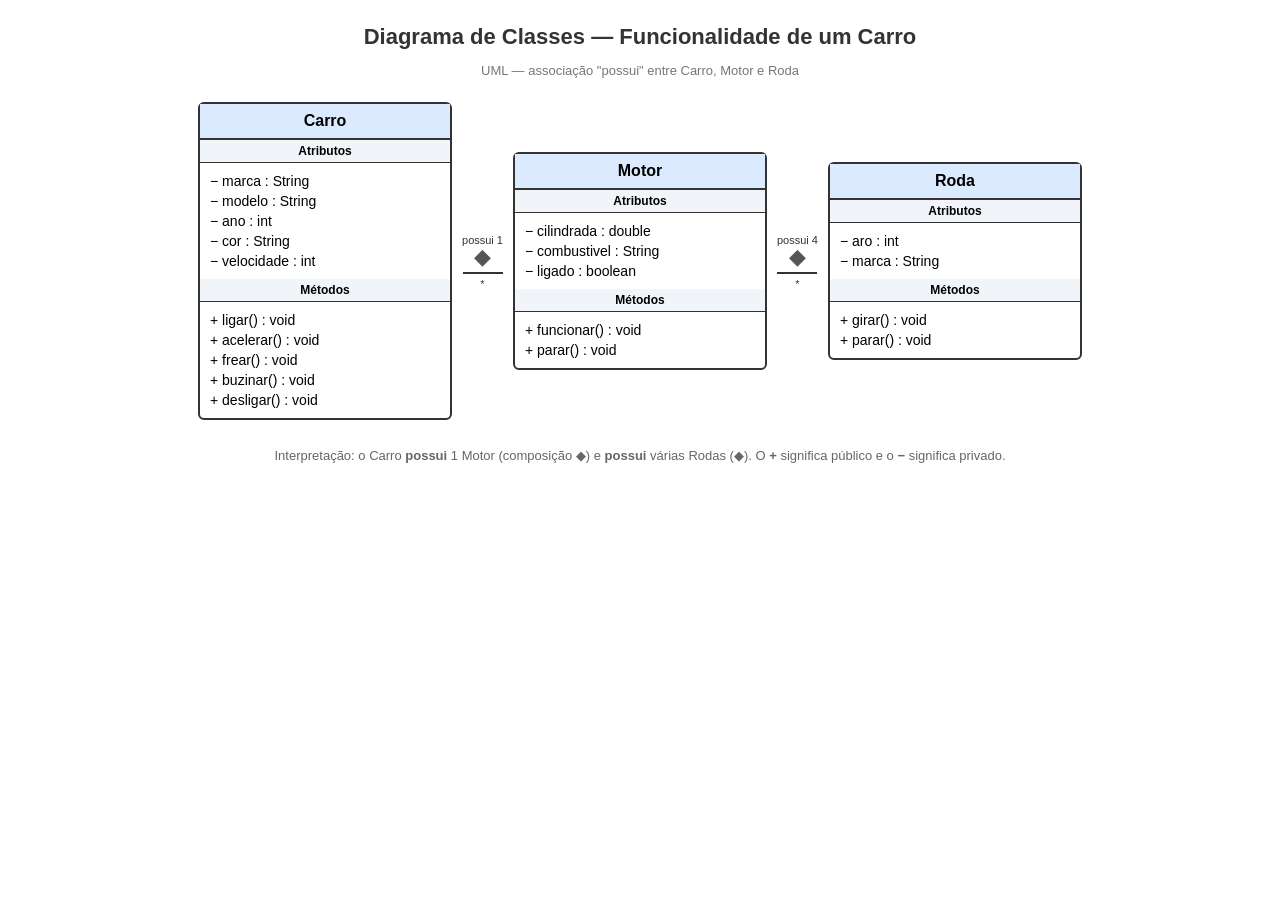
<file: diagrama_carro/diagrama_carro.html>
<!DOCTYPE html>
<html lang="pt-BR">
<head>
<meta charset="UTF-8">
<title>Diagrama de Classes - Carro</title>
<style>
  body { font-family: Arial, Helvetica, sans-serif; margin: 24px; background: #fff; }
  h1 { font-size: 22px; color: #333; text-align: center; margin-bottom: 4px; }
  .legenda { text-align: center; color: #777; font-size: 13px; margin-bottom: 24px; }
  .container { display: flex; align-items: center; justify-content: center; gap: 10px; flex-wrap: wrap; }
  .classe {
    border: 2px solid #333;
    border-radius: 6px;
    width: 250px;
    background: #fff;
    font-size: 14px;
  }
  .classe .nome {
    background: #dbeafe;
    border-bottom: 2px solid #333;
    text-align: center;
    font-weight: bold;
    padding: 8px;
    font-size: 16px;
  }
  .classe .sec {
    border-bottom: 1px solid #333;
    text-align: center;
    font-weight: bold;
    background: #f1f5f9;
    padding: 4px;
    font-size: 12px;
  }
  .classe ul { list-style: none; margin: 0; padding: 8px 10px; }
  .classe li { padding: 2px 0; }
  .seta {
    display: flex;
    flex-direction: column;
    align-items: center;
    font-size: 12px;
    color: #555;
  }
  .seta .linha { width: 40px; height: 2px; background: #333; margin: 4px 0 2px; }
  .seta .diamante { font-size: 22px; line-height: 1; }
  .mult { font-size: 11px; color: #333; margin-top: 2px; }
</style>
</head>
<body>
  <h1>Diagrama de Classes — Funcionalidade de um Carro</h1>
  <p class="legenda">UML — associação "possui" entre Carro, Motor e Roda</p>

  <div class="container">
    <div class="classe">
      <div class="nome">Carro</div>
      <div class="sec">Atributos</div>
      <ul>
        <li>− marca : String</li>
        <li>− modelo : String</li>
        <li>− ano : int</li>
        <li>− cor : String</li>
        <li>− velocidade : int</li>
      </ul>
      <div class="sec">Métodos</div>
      <ul>
        <li>+ ligar() : void</li>
        <li>+ acelerar() : void</li>
        <li>+ frear() : void</li>
        <li>+ buzinar() : void</li>
        <li>+ desligar() : void</li>
      </ul>
    </div>

    <div class="seta">
      <div class="mult">possui 1</div>
      <div class="diamante">◆</div>
      <div class="linha"></div>
      <div class="mult">*</div>
    </div>

    <div class="classe">
      <div class="nome">Motor</div>
      <div class="sec">Atributos</div>
      <ul>
        <li>− cilin­drada : double</li>
        <li>− combustivel : String</li>
        <li>− ligado : boolean</li>
      </ul>
      <div class="sec">Métodos</div>
      <ul>
        <li>+ funcionar() : void</li>
        <li>+ parar() : void</li>
      </ul>
    </div>

    <div class="seta">
      <div class="mult">possui 4</div>
      <div class="diamante">◆</div>
      <div class="linha"></div>
      <div class="mult">*</div>
    </div>

    <div class="classe">
      <div class="nome">Roda</div>
      <div class="sec">Atributos</div>
      <ul>
        <li>− aro : int</li>
        <li>− marca : String</li>
      </ul>
      <div class="sec">Métodos</div>
      <ul>
        <li>+ girar() : void</li>
        <li>+ parar() : void</li>
      </ul>
    </div>
  </div>

  <p style="margin-top:28px; font-size:13px; color:#666; text-align:center;">
    Interpretação: o Carro <b>possui</b> 1 Motor (composição ◆) e <b>possui</b> várias Rodas (◆).
    O <b>+</b> significa público e o <b>−</b> significa privado.
  </p>
</body>
</html>
</file>
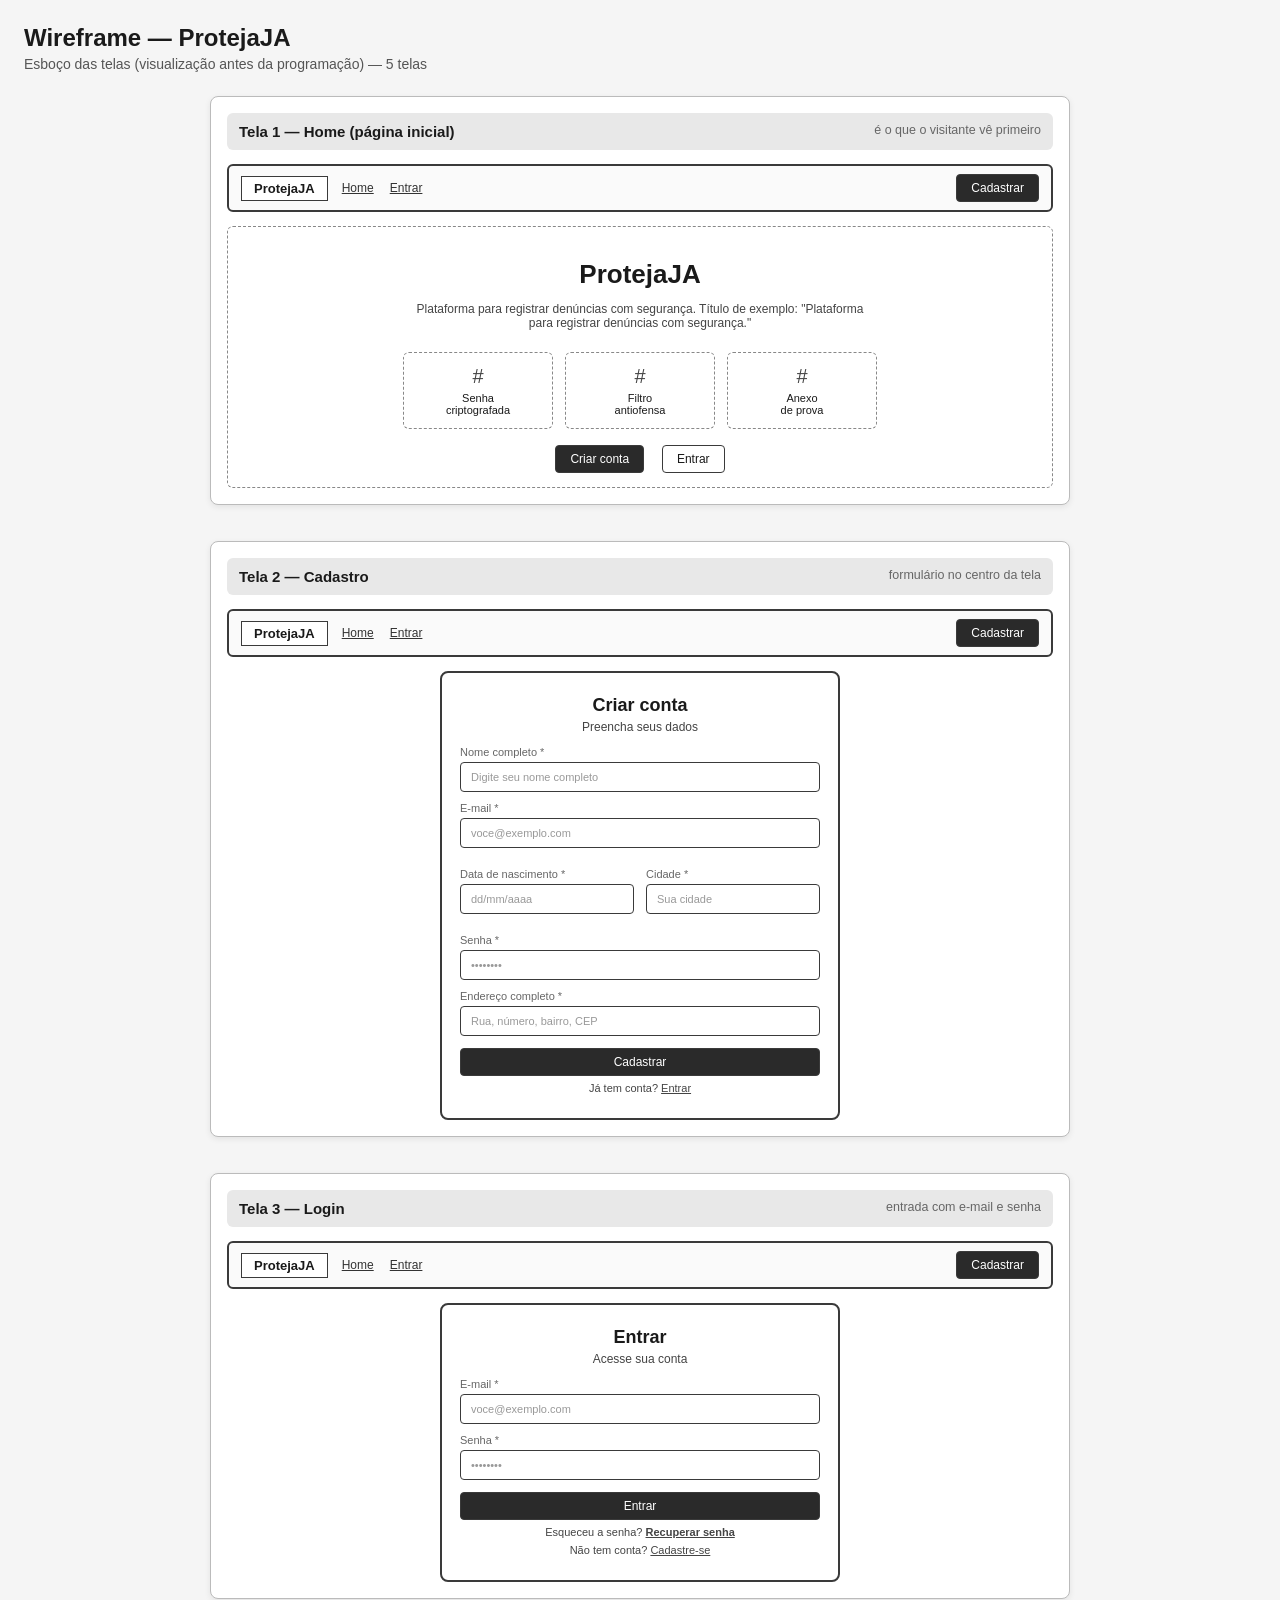
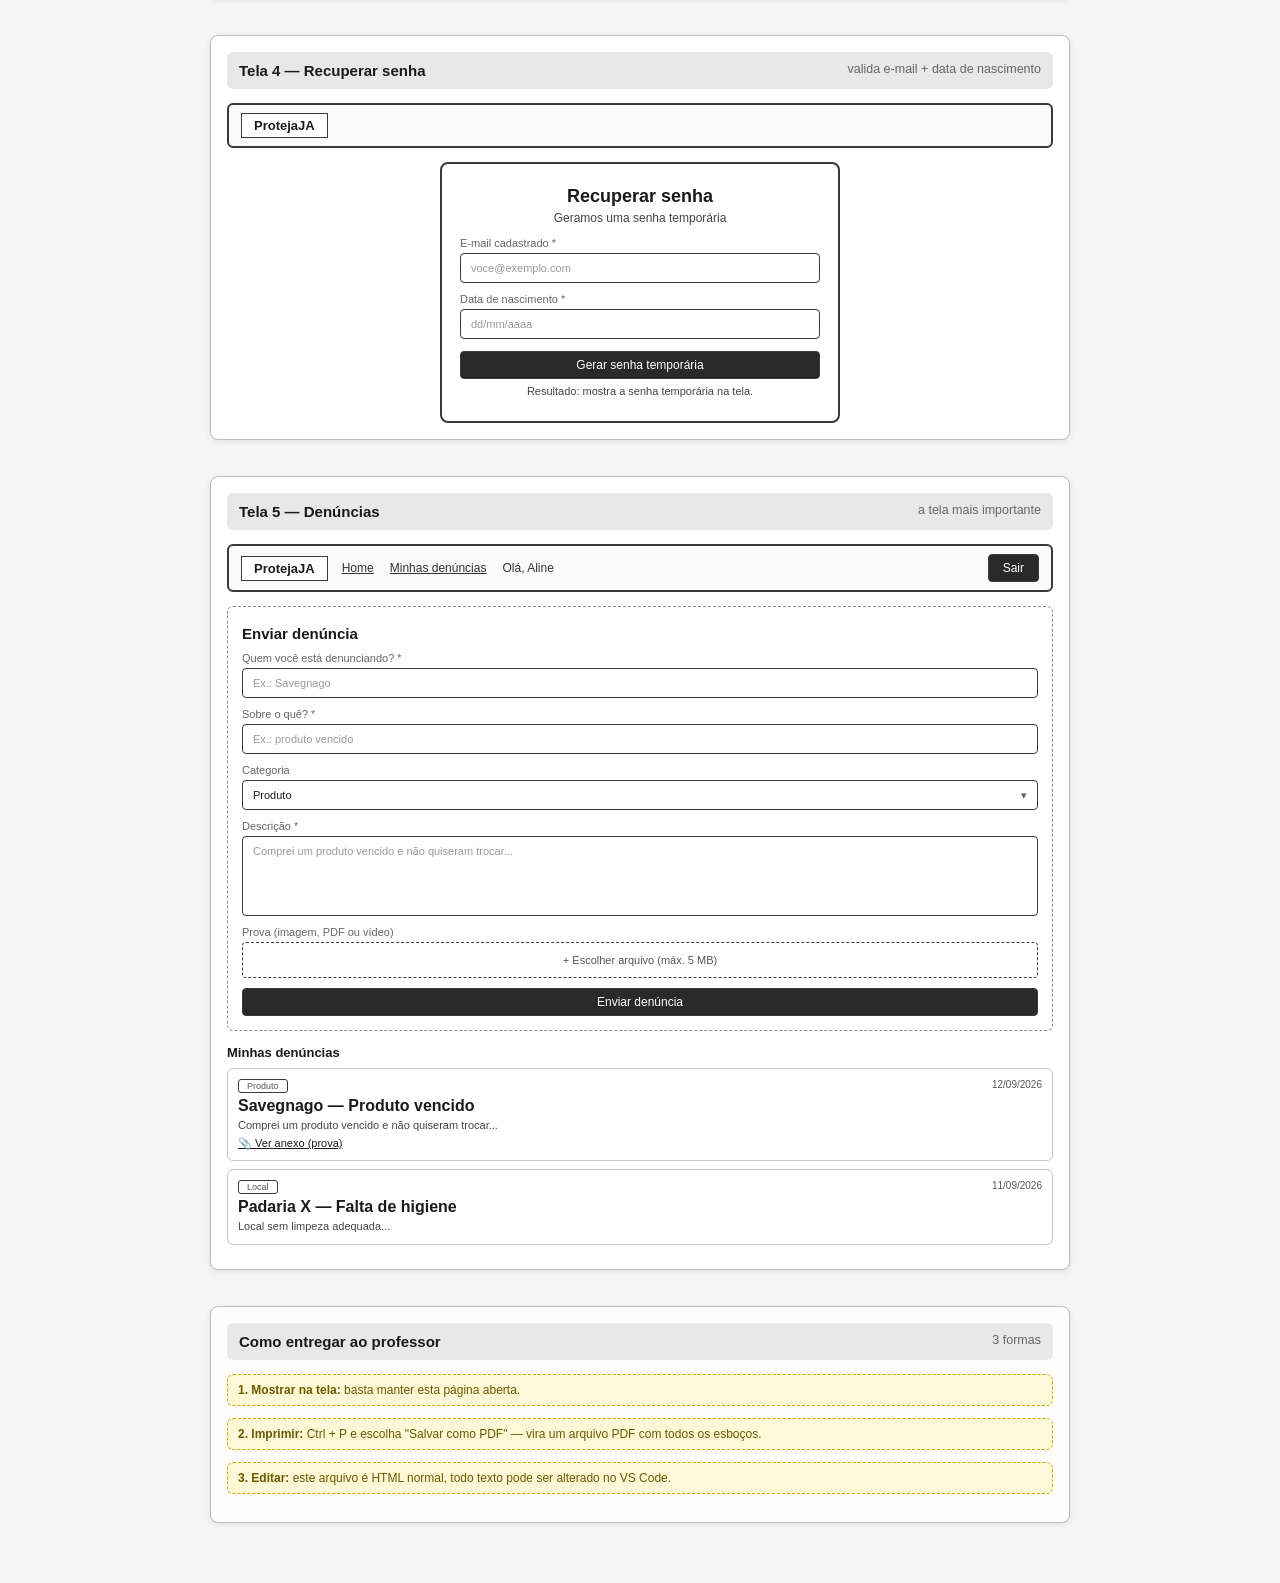
<file: wireframes/wireframes.html>
<!DOCTYPE html>
<html lang="pt-BR">
<head>
<meta charset="UTF-8">
<meta name="viewport" content="width=device-width, initial-scale=1.0">
<title>Wireframes — ProtejaJA</title>
<style>
  * { margin: 0; padding: 0; box-sizing: border-box; }
  body { font-family: Arial, Helvetica, sans-serif; background: #f5f5f5; color: #1a1a1a; padding: 24px; }
  h1 { font-size: 24px; margin-bottom: 4px; }
  .sub { color: #555; margin-bottom: 24px; font-size: 14px; }
  .screen { background: #fff; border: 1px solid #bbb; border-radius: 8px; max-width: 860px;
            margin: 0 auto 36px; padding: 16px; box-shadow: 0 2px 6px rgba(0,0,0,.08); }
  .screen-title { background: #e8e8e8; border-radius: 6px; padding: 10px 12px; margin-bottom: 14px;
                  font-weight: bold; font-size: 15px; display: flex; justify-content: space-between; }
  .screen-title small { font-weight: normal; color: #666; }
  .note { background: #fff8d6; border: 1px dashed #c9a800; border-radius: 6px; padding: 8px 10px;
          font-size: 12px; margin-bottom: 12px; color: #6b5900; }

  /* Elementos do wireframe */
  .wf-nav { border: 2px solid #3a3a3a; border-radius: 6px; padding: 8px 12px; display: flex;
            align-items: center; gap: 14px; margin-bottom: 14px; background: #fafafa; }
  .wf-logo { border: 1.5px solid #3a3a3a; background: #fff; padding: 4px 12px; font-size: 13px; font-weight: bold; }
  .wf-links { margin-left: auto; display: flex; gap: 16px; font-size: 12px; color: #333; }
  .wf-links .link { text-decoration: underline; }
  .wf-spacer { flex: 1; }
  .wf-btn { border: 1.5px solid #3a3a3a; border-radius: 4px; padding: 6px 14px; font-size: 12px;
            background: #fff; display: inline-block; }
  .wf-btn-dark { background: #2a2a2a; color: #fff; }
  .wf-box { border: 1.5px dashed #888; border-radius: 6px; padding: 14px; background: #fff; }
  .wf-label { font-size: 11px; color: #666; margin: 10px 0 4px; }
  .wf-field { border: 1.5px solid #3a3a3a; border-radius: 4px; height: 30px; background: #fff;
              margin-bottom: 10px; display: flex; align-items: center; padding: 0 10px; font-size: 11px; color: #999; }
  .wf-textarea { border: 1.5px solid #3a3a3a; border-radius: 4px; height: 80px; background: #fff;
                 margin-bottom: 10px; display: flex; align-items: flex-start; padding: 8px 10px; font-size: 11px; color: #999; }
  .wf-select { border: 1.5px solid #3a3a3a; border-radius: 4px; height: 30px; background: #fff;
               display: flex; align-items: center; justify-content: space-between; padding: 0 10px; font-size: 11px;
               margin-bottom: 10px; }
  .wf-select .seta { color: #666; }
  .wf-file { border: 1.5px dashed #3a3a3a; border-radius: 4px; height: 36px; background: #fff;
             display: flex; align-items: center; justify-content: center; font-size: 11px; color: #555; margin-bottom: 6px; }
  .wf-center { text-align: center; }
  .wf-title-big { font-size: 26px; font-weight: bold; text-align: center; margin: 18px 0 6px; }
  .wf-title { font-size: 18px; font-weight: bold; text-align: center; margin: 4px 0; }
  .wf-paragraph { font-size: 12px; color: #444; text-align: center; max-width: 460px; margin: 6px auto; }
  .wf-cards { display: flex; gap: 12px; justify-content: center; margin: 16px 0; }
  .wf-card { border: 1.5px dashed #888; border-radius: 6px; padding: 12px; width: 150px; text-align: center; font-size: 11px; }
  .wf-card .icone { font-size: 20px; margin-bottom: 4px; color: #444; }
  .wf-row { display: flex; gap: 12px; }
  .wf-col { flex: 1; }
  .wf-card-center { max-width: 400px; margin: 0 auto; border: 2px solid #3a3a3a; border-radius: 8px;
                    padding: 18px; background: #fff; }
  .wf-img-ph { border: 1.5px dashed #8a8a8a; background: repeating-linear-gradient(45deg,#eee,#eee 8px,#dcdcdc 8px,#dcdcdc 16px);
               height: 60px; display: flex; align-items: center; justify-content: center; font-size: 11px; color: #777; margin-bottom: 10px; }
  .wf-item { border: 1.5px solid #c5c5c5; border-radius: 6px; padding: 10px; margin-bottom: 8px; background: #fff; }
  .wf-item .linha1 { display: flex; justify-content: space-between; font-size: 10px; color: #555; margin-bottom: 4px; }
  .wf-badge { border: 1px solid #3a3a3a; border-radius: 3px; padding: 1px 8px; font-size: 9px; }
  .wf-title-list { font-size: 13px; font-weight: bold; margin: 14px 0 8px; }
  .full-h { min-height: 120px; display: flex; flex-direction: column; justify-content: center; }

  @media print {
    body { background: #fff; padding: 0; }
    h1, .sub { text-align: left; }
    .screen { box-shadow: none; max-width: 100%; page-break-inside: avoid; }
  }
</style>
</head>
<body>

<h1>Wireframe — ProtejaJA</h1>
<p class="sub">Esboço das telas (visualização antes da programação) — 5 telas</p>

<!-- ============ TELA 1: HOME ============ -->
<div class="screen">
  <div class="screen-title">Tela 1 — Home (página inicial) <small>é o que o visitante vê primeiro</small></div>

  <div class="wf-nav">
    <div class="wf-logo">ProtejaJA</div>
    <div class="wf-links"><span class="link">Home</span><span class="link">Entrar</span></div>
    <div class="wf-spacer"></div>
    <span class="wf-btn wf-btn-dark">Cadastrar</span>
  </div>

  <div class="wf-box full-h">
    <div class="wf-title-big">ProtejaJA</div>
    <p class="wf-paragraph">Plataforma para registrar denúncias com segurança. Título de exemplo: "Plataforma para registrar denúncias com segurança."</p>

    <div class="wf-cards">
      <div class="wf-card"><div class="icone">#</div>Senha<br>criptografada</div>
      <div class="wf-card"><div class="icone">#</div>Filtro<br>antiofensa</div>
      <div class="wf-card"><div class="icone">#</div>Anexo<br>de prova</div>
    </div>

    <div class="wf-center">
      <span class="wf-btn wf-btn-dark">Criar conta</span>&nbsp;&nbsp;&nbsp;
      <span class="wf-btn">Entrar</span>
    </div>
  </div>
</div>

<!-- ============ TELA 2: CADASTRO ============ -->
<div class="screen">
  <div class="screen-title">Tela 2 — Cadastro <small>formulário no centro da tela</small></div>

  <div class="wf-nav">
    <div class="wf-logo">ProtejaJA</div>
    <div class="wf-links"><span class="link">Home</span><span class="link">Entrar</span></div>
    <div class="wf-spacer"></div>
    <span class="wf-btn wf-btn-dark">Cadastrar</span>
  </div>

  <div class="wf-card-center">
    <div class="wf-title">Criar conta</div>
    <p class="wf-paragraph" style="margin:2px 0 12px;">Preencha seus dados</p>

    <div class="wf-label">Nome completo *</div>
    <div class="wf-field">Digite seu nome completo</div>

    <div class="wf-label">E-mail *</div>
    <div class="wf-field">voce@exemplo.com</div>

    <div class="wf-row">
      <div class="wf-col">
        <div class="wf-label">Data de nascimento *</div>
        <div class="wf-field">dd/mm/aaaa</div>
      </div>
      <div class="wf-col">
        <div class="wf-label">Cidade *</div>
        <div class="wf-field">Sua cidade</div>
      </div>
    </div>

    <div class="wf-label">Senha *</div>
    <div class="wf-field">••••••••</div>

    <div class="wf-label">Endereço completo *</div>
    <div class="wf-field">Rua, número, bairro, CEP</div>

    <div class="wf-center" style="margin-top:12px;">
      <span class="wf-btn wf-btn-dark" style="width:100%; text-align:center;">Cadastrar</span>
    </div>
    <p class="wf-paragraph" style="font-size:11px;">Já tem conta? <u>Entrar</u></p>
  </div>
</div>

<!-- ============ TELA 3: LOGIN ============ -->
<div class="screen">
  <div class="screen-title">Tela 3 — Login <small>entrada com e-mail e senha</small></div>

  <div class="wf-nav">
    <div class="wf-logo">ProtejaJA</div>
    <div class="wf-links"><span class="link">Home</span><span class="link">Entrar</span></div>
    <div class="wf-spacer"></div>
    <span class="wf-btn wf-btn-dark">Cadastrar</span>
  </div>

  <div class="wf-card-center">
    <div class="wf-title">Entrar</div>
    <p class="wf-paragraph" style="margin:2px 0 12px;">Acesse sua conta</p>

    <div class="wf-label">E-mail *</div>
    <div class="wf-field">voce@exemplo.com</div>

    <div class="wf-label">Senha *</div>
    <div class="wf-field">••••••••</div>

    <div class="wf-center" style="margin-top:12px;">
      <span class="wf-btn wf-btn-dark" style="width:100%; text-align:center;">Entrar</span>
    </div>
    <p class="wf-paragraph" style="font-size:11px;">Esqueceu a senha? <u><b>Recuperar senha</b></u></p>
    <p class="wf-paragraph" style="font-size:11px;">Não tem conta? <u>Cadastre-se</u></p>
  </div>
</div>

<!-- ============ TELA 4: RECUPERAR ============ -->
<div class="screen">
  <div class="screen-title">Tela 4 — Recuperar senha <small>valida e-mail + data de nascimento</small></div>

  <div class="wf-nav">
    <div class="wf-logo">ProtejaJA</div>
  </div>

  <div class="wf-card-center">
    <div class="wf-title">Recuperar senha</div>
    <p class="wf-paragraph" style="margin:2px 0 12px;">Geramos uma senha temporária</p>

    <div class="wf-label">E-mail cadastrado *</div>
    <div class="wf-field">voce@exemplo.com</div>

    <div class="wf-label">Data de nascimento *</div>
    <div class="wf-field">dd/mm/aaaa</div>

    <div class="wf-center" style="margin-top:12px;">
      <span class="wf-btn wf-btn-dark" style="width:100%; text-align:center;">Gerar senha temporária</span>
    </div>
    <p class="wf-paragraph" style="font-size:11px;">Resultado: mostra a senha temporária na tela.</p>
  </div>
</div>

<!-- ============ TELA 5: DENÚNCIAS ============ -->
<div class="screen">
  <div class="screen-title">Tela 5 — Denúncias <small>a tela mais importante</small></div>

  <div class="wf-nav">
    <div class="wf-logo">ProtejaJA</div>
    <div class="wf-links"><span class="link">Home</span><span class="link">Minhas denúncias</span><span>Olá, Aline</span></div>
    <div class="wf-spacer"></div>
    <span class="wf-btn wf-btn-dark">Sair</span>
  </div>

  <div class="wf-box">
    <div class="wf-title" style="text-align:left; font-size:15px;">Enviar denúncia</div>

    <div class="wf-label">Quem você está denunciando? *</div>
    <div class="wf-field">Ex.: Savegnago</div>

    <div class="wf-label">Sobre o quê? *</div>
    <div class="wf-field">Ex.: produto vencido</div>

    <div class="wf-label">Categoria</div>
    <div class="wf-select">Produto <span class="seta">▾</span></div>

    <div class="wf-label">Descrição *</div>
    <div class="wf-textarea">Comprei um produto vencido e não quiseram trocar...</div>

    <div class="wf-label">Prova (imagem, PDF ou vídeo)</div>
    <div class="wf-file">+ Escolher arquivo (máx. 5 MB)</div>

    <div class="wf-center" style="margin-top:10px;">
      <span class="wf-btn wf-btn-dark" style="width:100%; text-align:center;">Enviar denúncia</span>
    </div>
  </div>

  <div class="wf-title-list">Minhas denúncias</div>
  <div class="wf-item">
    <div class="linha1"><span class="wf-badge">Produto</span><span>12/09/2026</span></div>
    <b>Savegnago — Produto vencido</b><br>
    <span style="font-size:11px; color:#444;">Comprei um produto vencido e não quiseram trocar...</span>
    <div style="font-size:11px; margin-top:4px; text-decoration:underline;">📎 Ver anexo (prova)</div>
  </div>
  <div class="wf-item">
    <div class="linha1"><span class="wf-badge">Local</span><span>11/09/2026</span></div>
    <b>Padaria X — Falta de higiene</b><br>
    <span style="font-size:11px; color:#444;">Local sem limpeza adequada...</span>
  </div>
</div>

<!-- ============ INSTRUÇÕES ============ -->
<div class="screen" style="background:#fdfdfd;">
  <div class="screen-title">Como entregar ao professor <small>3 formas</small></div>
  <div class="note"><b>1. Mostrar na tela:</b> basta manter esta página aberta.</div>
  <div class="note"><b>2. Imprimir:</b> Ctrl + P e escolha "Salvar como PDF" — vira um arquivo PDF com todos os esboços.</div>
  <div class="note"><b>3. Editar:</b> este arquivo é HTML normal, todo texto pode ser alterado no VS Code.</div>
</div>

</body>
</html>
</file>
